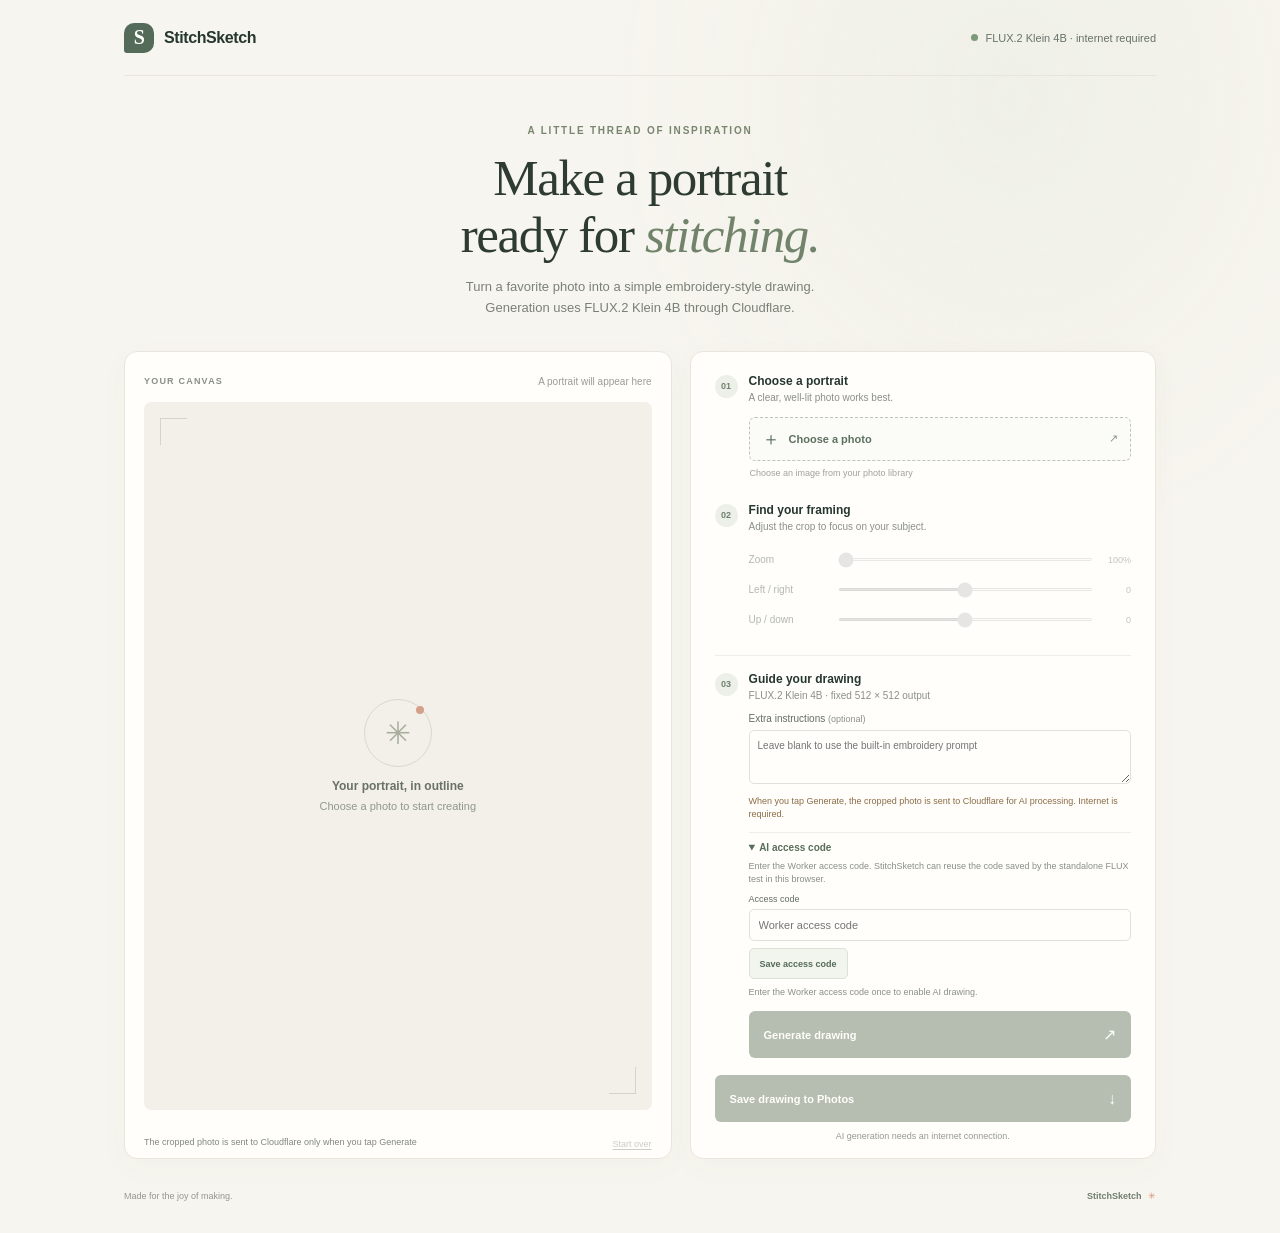
<file: index.html>
<!doctype html>
<html lang="en">
<head>
<meta charset="utf-8"><meta name="viewport" content="width=device-width, initial-scale=1, viewport-fit=cover">
<meta name="theme-color" content="#f7f5ef"><meta http-equiv="Content-Security-Policy" content="connect-src 'self' https://old-morning-4019.janssens-nick.workers.dev"><meta name="description" content="Turn a portrait into an embroidery-ready line drawing with FLUX.2 Klein 4B.">
<meta name="apple-mobile-web-app-capable" content="yes"><meta name="apple-mobile-web-app-status-bar-style" content="default"><meta name="apple-mobile-web-app-title" content="StitchSketch">
<link rel="manifest" href="./manifest.webmanifest"><link rel="icon" href="./assets/icons/stitchsketch.svg" type="image/svg+xml"><link rel="apple-touch-icon" href="./assets/icons/stitchsketch.svg"><link rel="stylesheet" href="./styles/app.css">
<title>StitchSketch — Portrait to outline</title>
</head>
<body>
<main class="app-shell">
<header class="topbar"><a class="brand" href="./" aria-label="StitchSketch home"><span class="brand-mark">S</span><span>StitchSketch</span></a><span class="privacy" id="privacy-status"><i></i><span>FLUX.2 Klein 4B · internet required</span></span></header>
<section class="intro"><p class="eyebrow">A little thread of inspiration</p><h1>Make a portrait<br>ready for <em>stitching.</em></h1><p class="intro-copy">Turn a favorite photo into a simple embroidery-style drawing. Generation uses FLUX.2 Klein 4B through Cloudflare.</p></section>
<section class="workspace" aria-label="Portrait line drawing editor">
<div class="preview-card"><div class="preview-heading"><span>YOUR CANVAS</span><span class="preview-status" id="preview-status">A portrait will appear here</span></div>
<div class="preview-stage"><div class="empty-state" id="empty-state"><div class="empty-illustration">✳<i></i></div><strong>Your portrait, in outline</strong><span>Choose a photo to start creating</span></div><div class="comparison" id="comparison" hidden><figure class="comparison-item"><figcaption>Original</figcaption><canvas id="original-canvas" aria-label="Original photo crop"></canvas></figure><figure class="comparison-item"><figcaption>Line drawing</figcaption><canvas id="result-canvas" aria-label="Generated portrait outline"></canvas></figure></div><div class="busy" id="busy" hidden><span class="spinner"></span><span>Generating your outline…</span></div></div>
<div class="preview-footer"><span id="photo-privacy-note">The cropped photo is sent to Cloudflare only when you tap Generate</span><button class="text-button" id="reset-button" type="button" disabled>Start over</button></div></div>
<div class="controls-card">
<div class="section-title"><span class="step-number">01</span><div><h2>Choose a portrait</h2><p>A clear, well-lit photo works best.</p></div></div>
<label class="upload-button" for="photo-input"><span class="upload-icon">＋</span><span id="upload-label">Choose a photo</span><span class="upload-arrow">↗</span></label><input id="photo-input" type="file" accept="image/*" aria-label="Choose a photo"><p class="file-note">Choose an image from your photo library</p>
<div class="section-title crop-title"><span class="step-number">02</span><div><h2>Find your framing</h2><p>Adjust the crop to focus on your subject.</p></div></div>
<div class="crop-controls" id="crop-controls" aria-disabled="true">
<label class="range-row"><span>Zoom</span><input type="range" id="zoom" min="100" max="240" value="100" disabled><output for="zoom">100%</output></label>
<label class="range-row"><span>Left / right</span><input type="range" id="pan-x" min="-100" max="100" value="0" disabled><output for="pan-x">0</output></label>
<label class="range-row"><span>Up / down</span><input type="range" id="pan-y" min="-100" max="100" value="0" disabled><output for="pan-y">0</output></label></div>
<div class="section-title settings-title"><span class="step-number">03</span><div><h2>Guide your drawing</h2><p>FLUX.2 Klein 4B · fixed 512 × 512 output</p></div></div>
<label class="ai-extra-instructions" for="ai-extra-instructions"><span>Extra instructions <small>(optional)</small></span><textarea id="ai-extra-instructions" rows="2" maxlength="400" placeholder="Leave blank to use the built-in embroidery prompt"></textarea></label>
<div class="ai-options" id="ai-options">
<p class="ai-upload-notice">When you tap Generate, the cropped photo is sent to Cloudflare for AI processing. Internet is required.</p>
<details class="ai-connection" id="ai-connection"><summary>AI access code</summary><p>Enter the Worker access code. StitchSketch can reuse the code saved by the standalone FLUX test in this browser.</p><label class="ai-key-field"><span>Access code</span><input id="ai-access-code" type="password" autocomplete="off" placeholder="Worker access code"></label><button class="connection-button" id="save-ai-settings" type="button">Save access code</button><p class="ai-connection-status" id="ai-connection-status" role="status" aria-live="polite"></p></details>
<button class="save-button ai-generate-button" id="generate-button" type="button" disabled><span>Generate drawing</span><span>↗</span></button>
</div>
<button class="save-button" id="save-button" type="button" disabled><span>Save drawing to Photos</span><span>↓</span></button><p class="save-note">AI generation needs an internet connection.</p>
</div></section><footer class="site-footer"><span>Made for the joy of making.</span><span>StitchSketch <b>✳</b></span></footer></main><div class="toast" id="toast" role="status" aria-live="polite"></div>
<script type="module" src="./scripts/app.js"></script>
</body></html>
</file>
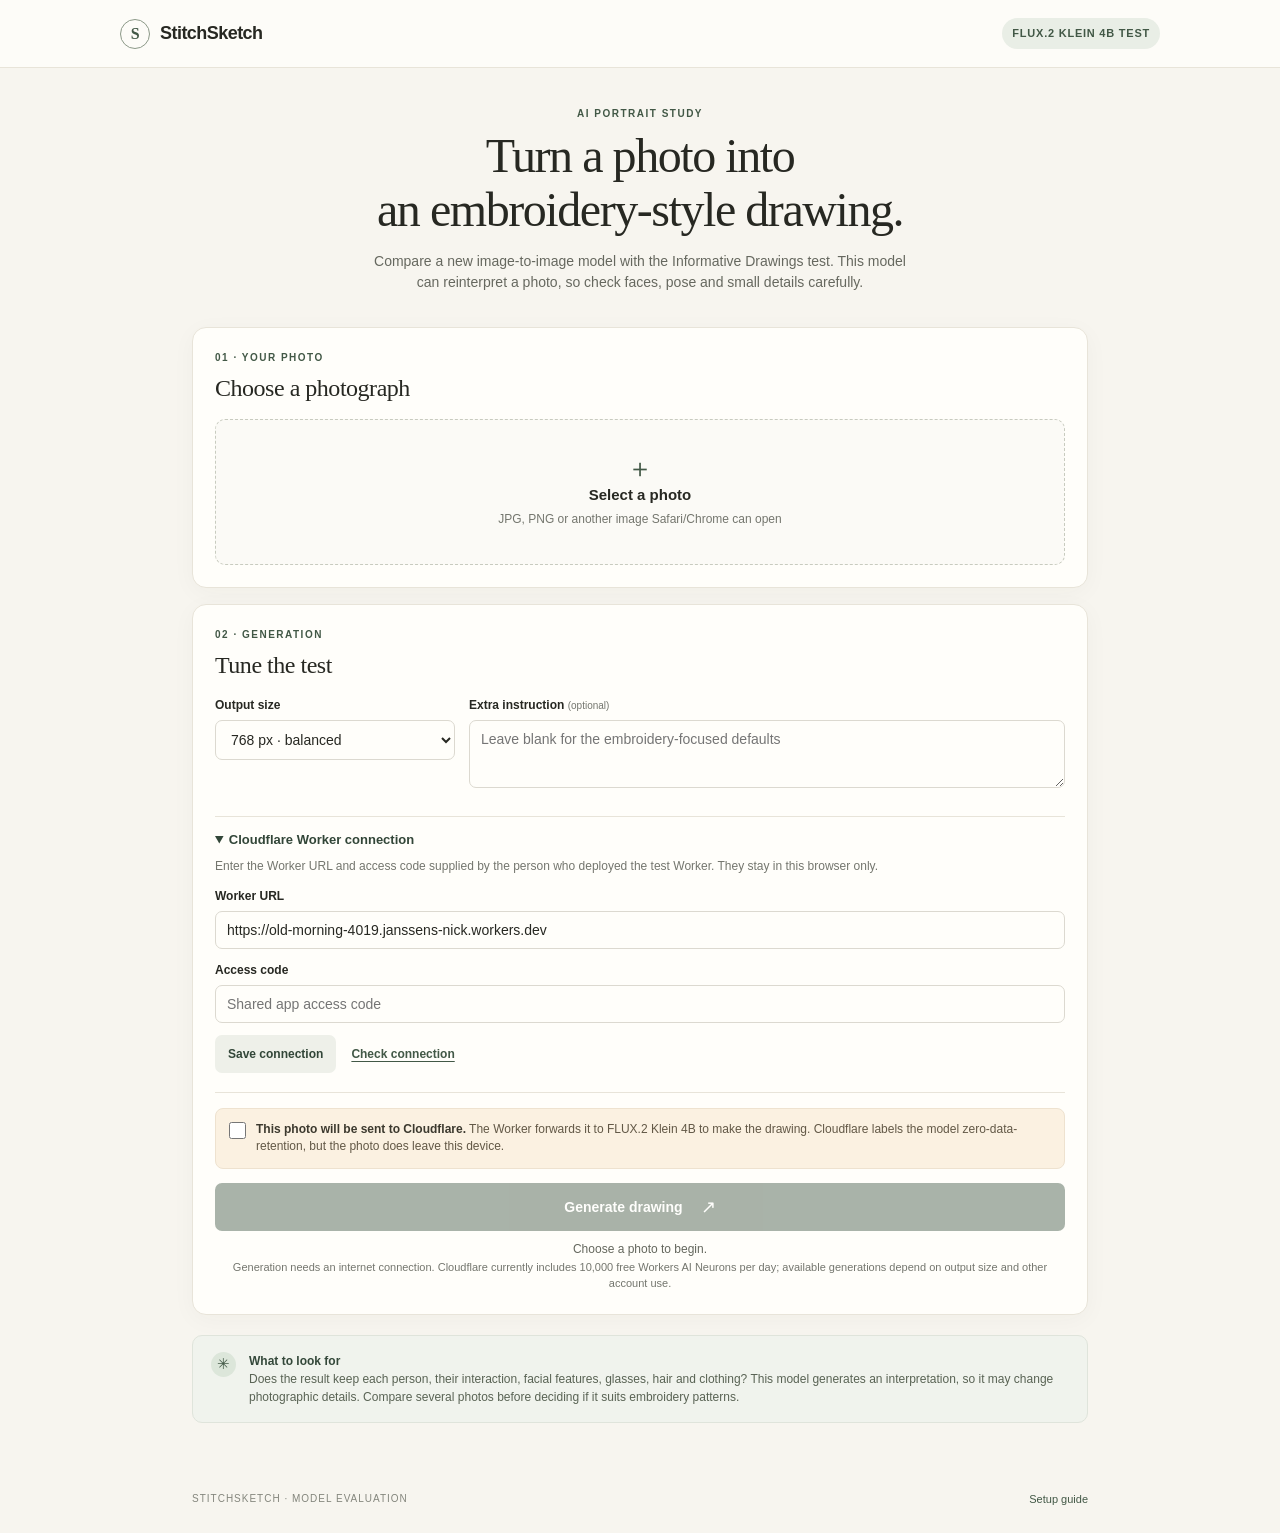
<file: flux2-klein-test/index.html>
<!doctype html>
<html lang="en">
<head>
  <meta charset="utf-8">
  <meta name="viewport" content="width=device-width, initial-scale=1, viewport-fit=cover">
  <meta name="theme-color" content="#f7f5ef">
  <meta name="description" content="A private test of FLUX.2 Klein 4B for embroidery-style portrait drawings.">
  <meta name="apple-mobile-web-app-capable" content="yes">
  <meta name="apple-mobile-web-app-title" content="StitchSketch AI">
  <link rel="manifest" href="./manifest.webmanifest">
  <link rel="stylesheet" href="./styles.css">
  <title>StitchSketch · FLUX.2 Klein test</title>
</head>
<body>
  <header class="topbar">
    <a class="wordmark" href="./" aria-label="StitchSketch home"><span class="wordmark-mark" aria-hidden="true">S</span><span>StitchSketch</span></a>
    <span class="model-tag">FLUX.2 Klein 4B test</span>
  </header>

  <main>
    <section class="intro">
      <p class="eyebrow">AI PORTRAIT STUDY</p>
      <h1>Turn a photo into<br>an embroidery-style drawing.</h1>
      <p class="lede">Compare a new image-to-image model with the Informative Drawings test. This model can reinterpret a photo, so check faces, pose and small details carefully.</p>
    </section>

    <section class="panel setup-panel" aria-labelledby="photo-title">
      <div class="section-heading">
        <div><p class="eyebrow">01 · YOUR PHOTO</p><h2 id="photo-title">Choose a photograph</h2></div>
      </div>
      <label class="upload-zone" for="photo-file" id="upload-zone">
        <span class="upload-icon" aria-hidden="true">＋</span>
        <span class="upload-title">Select a photo</span>
        <span class="upload-hint">JPG, PNG or another image Safari/Chrome can open</span>
        <input id="photo-file" type="file" accept="image/*">
      </label>
      <div class="preview-grid" id="preview-grid" hidden>
        <figure class="preview-card">
          <figcaption><span>Original</span><span id="source-dimensions" class="muted"></span></figcaption>
          <div class="image-frame"><img id="original-preview" alt="Selected original photograph"></div>
        </figure>
        <figure class="preview-card">
          <figcaption><span>FLUX.2 result</span><span id="output-dimensions" class="muted"></span></figcaption>
          <div class="image-frame result-frame" id="result-frame"><div class="empty-result">Your drawing will appear here</div><img id="result-preview" alt="Generated embroidery-style line drawing" hidden></div>
        </figure>
      </div>
    </section>

    <section class="panel controls-panel" aria-labelledby="controls-title">
      <div class="section-heading">
        <div><p class="eyebrow">02 · GENERATION</p><h2 id="controls-title">Tune the test</h2></div>
      </div>
      <div class="controls-row">
        <label class="field"><span>Output size</span>
          <select id="output-size">
            <option value="512">512 px · faster</option>
            <option value="768" selected>768 px · balanced</option>
            <option value="1024">1024 px · largest</option>
          </select>
        </label>
        <label class="field prompt-field" for="extra-prompt">
          <span>Extra instruction <small>(optional)</small></span>
          <textarea id="extra-prompt" rows="2" maxlength="400" placeholder="Leave blank for the embroidery-focused defaults"></textarea>
        </label>
      </div>

      <details class="connection-settings" id="connection-settings">
        <summary>Cloudflare Worker connection</summary>
        <p class="settings-note">Enter the Worker URL and access code supplied by the person who deployed the test Worker. They stay in this browser only.</p>
        <label class="field"><span>Worker URL</span><input id="worker-url" type="url" inputmode="url" placeholder="https://your-worker.your-subdomain.workers.dev" autocomplete="url"></label>
        <label class="field"><span>Access code</span><input id="access-key" type="password" autocomplete="off" placeholder="Shared app access code"></label>
        <div class="settings-actions"><button class="button button-secondary" id="save-settings" type="button">Save connection</button><button class="text-button" id="check-connection" type="button">Check connection</button></div>
        <p class="connection-status" id="connection-status" role="status" aria-live="polite"></p>
      </details>

      <div class="privacy-box">
        <label class="consent-label"><input id="photo-consent" type="checkbox"><span><strong>This photo will be sent to Cloudflare.</strong> The Worker forwards it to FLUX.2 Klein 4B to make the drawing. Cloudflare labels the model zero-data-retention, but the photo does leave this device.</span></label>
      </div>
      <button class="button button-primary" id="generate-button" type="button" disabled><span>Generate drawing</span><span class="button-arrow" aria-hidden="true">↗</span></button>
      <div class="status-line" id="generation-status" role="status" aria-live="polite">Choose a photo to begin.</div>
      <p class="quota-note">Generation needs an internet connection. Cloudflare currently includes 10,000 free Workers AI Neurons per day; available generations depend on output size and other account use.</p>
      <button class="button button-secondary download-button" id="download-button" type="button" hidden>Save drawing as PNG</button>
    </section>

    <section class="note-card">
      <span class="note-icon" aria-hidden="true">✳</span>
      <p><strong>What to look for</strong><br>Does the result keep each person, their interaction, facial features, glasses, hair and clothing? This model generates an interpretation, so it may change photographic details. Compare several photos before deciding if it suits embroidery patterns.</p>
    </section>
  </main>
  <footer><span>STITCHSKETCH · MODEL EVALUATION</span><a href="./README.md">Setup guide</a></footer>
  <script src="./app.js" defer></script>
</body>
</html>
</file>
<file: styles/app.css>
:root{font-family:-apple-system,BlinkMacSystemFont,"Segoe UI",sans-serif;color:#26372f;background:#f7f5ef;font-synthesis:none;text-rendering:optimizeLegibility;--ink:#26372f;--muted:#798078;--green:#536b58;--paper:#fffefa;--serif:Georgia,"Times New Roman",serif}
*{box-sizing:border-box}body{margin:0;min-width:320px;background:radial-gradient(ellipse at 79% 8%,#eff0e7 0,transparent 28%),#f7f5ef}.app-shell{max-width:1100px;margin:auto;padding:0 34px}.topbar{height:76px;display:flex;align-items:center;justify-content:space-between;border-bottom:1px solid #e7e5dd}.brand{display:flex;gap:10px;align-items:center;text-decoration:none;color:var(--ink);font-size:16px;font-weight:700;letter-spacing:-.4px}.brand-mark{width:30px;height:30px;display:grid;place-items:center;background:#536b58;color:#fffefa;border-radius:10px 10px 10px 3px;font-family:var(--serif);font-size:20px}.privacy{font-size:11px;color:#66726a;display:flex;align-items:center;gap:7px}.privacy i{width:7px;height:7px;background:#7c9a77;border-radius:50%}.intro{padding:49px 0 32px;text-align:center}.eyebrow{margin:0 0 14px;color:#78866f;text-transform:uppercase;letter-spacing:1.8px;font-size:10px;font-weight:700}.intro h1{font-family:var(--serif);font-size:clamp(34px,5vw,51px);line-height:1.11;letter-spacing:-1.4px;font-weight:500;margin:0;color:#2d3b32}.intro h1 em{color:#71836b;font-weight:500}.intro-copy{font-size:13px;line-height:1.6;color:var(--muted);margin:14px auto 0;max-width:410px}.workspace{display:grid;grid-template-columns:minmax(0,1.08fr) minmax(340px,.92fr);gap:18px;align-items:stretch}.preview-card,.controls-card{border:1px solid #e8e5dc;background:var(--paper);border-radius:13px;box-shadow:0 8px 30px #46524108}.preview-card{padding:19px}.preview-heading{height:21px;display:flex;justify-content:space-between;align-items:center;gap:10px;font-size:9px;font-weight:700;color:#899087;letter-spacing:1.2px}.preview-status{font-weight:400;text-transform:none;letter-spacing:0;font-size:10px;color:#9a9d95}.preview-stage{position:relative;min-height:450px;height:calc(100% - 60px);margin-top:10px;background:#f2f0e9;border-radius:7px;display:grid;place-items:center;overflow:hidden}.preview-stage:before,.preview-stage:after{content:"";position:absolute;width:26px;height:26px;border-color:#c8cabe;border-style:solid;opacity:.7}.preview-stage:before{left:16px;top:16px;border-width:1px 0 0 1px}.preview-stage:after{right:16px;bottom:16px;border-width:0 1px 1px 0}.empty-state{display:flex;align-items:center;flex-direction:column;gap:7px;color:#91978e;font-size:11px}.empty-state strong{font-size:12px;color:#687168}.empty-illustration{width:68px;height:68px;margin-bottom:5px;border:1px solid #d7d9ce;border-radius:50%;display:grid;place-items:center;color:#a8ad9e;position:relative;font-size:31px}.empty-illustration i{position:absolute;background:#d4a08a;width:8px;height:8px;border-radius:50%;right:7px;top:6px}#result-canvas{display:block;max-width:100%;max-height:100%;width:auto;height:auto;box-shadow:0 7px 30px #3e42301c;background:#fff}.preview-footer{height:39px;display:flex;align-items:end;justify-content:space-between;color:#81877f;font-size:9px}.preview-footer b{color:#69876b;margin-right:4px}.text-button{padding:0;border:0;background:none;color:#778171;font:inherit;text-decoration:underline;text-underline-offset:2px}.text-button:disabled{opacity:.38}.controls-card{padding:22px 24px 17px}.section-title{display:flex;align-items:flex-start;gap:11px}.step-number{margin-top:1px;width:23px;height:23px;display:grid;place-items:center;border-radius:50%;background:#edf0e8;color:#71816d;font-size:9px;font-weight:700}.section-title h2{font-size:12px;margin:0 0 4px;font-weight:700}.section-title p{font-size:10px;color:#8b9088;margin:0}.upload-button{height:44px;margin:14px 0 0 34px;border:1px dashed #bdc5b7;border-radius:6px;background:#fbfbf7;display:flex;align-items:center;gap:9px;padding:0 12px;color:#5d705e;font-size:11px;font-weight:600;cursor:pointer}.upload-button:hover{background:#f3f5ef;border-color:#84957f}.upload-icon{font-size:18px}.upload-arrow{margin-left:auto;color:#8b9884}#photo-input{position:absolute;width:1px;height:1px;opacity:0;pointer-events:none}.file-note{font-size:9px;color:#a0a39b;margin:7px 0 0 35px}.crop-title{margin-top:25px}.crop-controls{margin:13px 0 0 34px}.crop-controls[aria-disabled=true]{opacity:.48}.range-row{display:grid;grid-template-columns:81px minmax(50px,1fr) 30px;gap:8px;align-items:center;min-height:30px;font-size:10px;color:#626d63}.range-row input{width:100%;height:3px;margin:0;accent-color:#71866f;cursor:pointer}.range-row input:disabled{cursor:default}.range-row output{text-align:right;color:#838a80;font-variant-numeric:tabular-nums;font-size:9px}.settings-title{margin-top:20px;padding-top:16px;border-top:1px solid #efeee8}.setting-row{margin:9px 0 0 34px}.setting-row+.setting-row{margin-top:5px}.save-button{width:100%;height:47px;border:0;border-radius:6px;background:#536b58;color:#fffefa;font-family:inherit;font-size:11px;font-weight:600;display:flex;align-items:center;justify-content:space-between;padding:0 15px;margin-top:17px;cursor:pointer}.save-button:hover:not(:disabled){background:#405b46}.save-button:disabled{background:#b5beb1;cursor:default}.save-button span:last-child{font-size:16px}.save-note{text-align:center;font-size:9px;color:#969b91;margin:9px 0 0}.site-footer{height:74px;display:flex;justify-content:space-between;align-items:center;color:#92968e;font-size:9px}.site-footer span:last-child{font-weight:600;color:#707d70}.site-footer b{color:#d59275;margin-left:4px}.busy{position:absolute;inset:0;background:#f6f4eede;display:flex;flex-direction:column;justify-content:center;align-items:center;gap:12px;color:#62705e;font-size:11px}.busy[hidden]{display:none}.spinner{width:23px;height:23px;border:2px solid #d7ded2;border-top-color:#688167;border-radius:50%;animation:spin .8s linear infinite}@keyframes spin{to{transform:rotate(360deg)}}.toast{position:fixed;z-index:5;bottom:calc(20px + env(safe-area-inset-bottom));left:50%;transform:translate(-50%,10px);padding:10px 15px;background:#2d3e33;color:white;border-radius:6px;font-size:11px;opacity:0;pointer-events:none;transition:.2s;max-width:calc(100vw - 30px);text-align:center}.toast.show{opacity:1;transform:translate(-50%,0)}@media(max-width:760px){.app-shell{padding:0 17px}.topbar{height:65px}.intro{padding:38px 0 25px}.intro h1{font-size:39px}.intro-copy{font-size:12px;max-width:330px}.workspace{grid-template-columns:1fr;gap:13px}.preview-card{padding:14px}.preview-stage{min-height:320px;height:min(76vw,440px)}.controls-card{padding:19px}.site-footer{height:58px}}@media(max-width:380px){.app-shell{padding:0 12px}.intro h1{font-size:35px}.preview-stage{min-height:280px}.controls-card{padding:17px}.range-row{grid-template-columns:74px minmax(50px,1fr) 27px;gap:6px}}@media(prefers-reduced-motion:reduce){*,*::before,*::after{animation-duration:.01ms!important;transition-duration:.01ms!important;scroll-behavior:auto!important}}

/* Side-by-side source and generated drawing comparison */
.comparison[hidden]{display:none}
.comparison{display:grid;grid-template-columns:repeat(2,minmax(0,1fr));gap:12px;width:100%;height:100%;padding:30px 18px 18px}
.comparison-item{display:flex;flex-direction:column;align-items:center;justify-content:center;gap:8px;min-width:0;margin:0}
.comparison-item figcaption{color:#899087;font-size:9px;font-weight:700;letter-spacing:1px;text-transform:uppercase}
.comparison-item canvas{display:block;width:100%;height:auto;aspect-ratio:1;object-fit:contain;background:#fff;box-shadow:0 7px 30px #3e42301c}


.empty-state[hidden]{display:none}


.background-toggle{display:flex;align-items:center;gap:8px;margin:12px 0 0 34px;color:#626d63;font-size:10px;cursor:pointer}
.background-toggle input{width:15px;height:15px;margin:0;accent-color:#71866f}

.style-row{grid-template-columns:81px minmax(0,1fr)}
.style-row select{width:100%;height:28px;min-width:0;padding:0 7px;border:1px solid #e4e5dc;border-radius:5px;background:#fffefa;color:#626d63;font:inherit;font-size:10px}
.style-row select:focus-visible{outline:2px solid #71866f;outline-offset:2px}

/* Model selection and explicit cloud-AI disclosure */
.ai-options[hidden],.local-options[hidden]{display:none!important}
.model-note{margin:7px 0 0 34px;color:#80867d;font-size:9px;line-height:1.5}
.ai-consent{display:flex;align-items:flex-start;gap:8px;margin:11px 0 0 34px;color:#626d63;font-size:9px;line-height:1.45;cursor:pointer}
.ai-consent input{flex:0 0 auto;width:15px;height:15px;margin:0;accent-color:#71866f}
.ai-connection{margin:11px 0 0 34px;padding-top:9px;border-top:1px solid #efeee8;color:#626d63;font-size:10px}
.ai-connection summary{cursor:pointer;font-weight:600;color:#596d5b}
.ai-connection>p{font-size:9px;line-height:1.45;color:#898f86;margin:7px 0}
.ai-key-field{display:flex;flex-direction:column;gap:5px;margin-top:8px;font-size:9px}
.ai-key-field input{height:32px;width:100%;padding:0 9px;border:1px solid #e0e2d9;border-radius:5px;background:#fffefa;color:#26372f;font:inherit;font-size:11px}
.ai-key-field input:focus{outline:2px solid #71866f;outline-offset:1px}
.connection-button{height:31px;margin-top:7px;padding:0 10px;border:1px solid #dce1d8;border-radius:5px;background:#f2f4ee;color:#536b58;font-family:inherit;font-size:9px;font-weight:600;cursor:pointer}
.connection-button:hover{background:#e9eee6}
.ai-connection-status{min-height:12px}
.ai-connection-status.error{color:#a44f42}.ai-connection-status.success{color:#536b58}
.ai-generate-button{width:calc(100% - 34px);margin:12px 0 0 34px}
.preview-footer #photo-privacy-note{max-width:76%;line-height:1.4}
@media(max-width:380px){.model-note{margin-left:0}.ai-consent,.ai-connection,.ai-generate-button{margin-left:0}.ai-generate-button{width:100%}.preview-footer #photo-privacy-note{max-width:70%}}.ai-extra-instructions{display:flex;flex-direction:column;gap:6px;margin:12px 0 0 34px;color:#626d63;font-size:10px}
.ai-extra-instructions small{color:#8b9088;font-size:9px;font-weight:400}
.ai-extra-instructions textarea{width:100%;min-height:54px;padding:8px;border:1px solid #e0e2d9;border-radius:5px;background:#fffefa;color:#26372f;font:inherit;font-size:10px;line-height:1.45;resize:vertical}
.ai-extra-instructions textarea:focus{outline:2px solid #71866f;outline-offset:1px}
@media(max-width:380px){.ai-extra-instructions{margin-left:0}}.ai-upload-notice{margin:11px 0 0 34px;color:#8b6b46;font-size:9px;line-height:1.45}
@media(max-width:380px){.ai-upload-notice{margin-left:0}}
</file>
<file: flux2-klein-test/styles.css>
:root{color-scheme:light;--ink:#272822;--muted:#74766e;--paper:#f7f5ef;--card:#fffefa;--line:#e8e4d9;--green:#425846;--green-dark:#324638;--sage:#e9eee6;--warn:#fbf1e1;--serif:'Playfair Display',Georgia,serif;--sans:'DM Sans',Arial,sans-serif}
*{box-sizing:border-box}[hidden]{display:none!important}body{margin:0;background:var(--paper);color:var(--ink);font-family:var(--sans);font-size:15px;line-height:1.5;-webkit-font-smoothing:antialiased}.topbar{height:68px;display:flex;align-items:center;justify-content:space-between;padding:0 max(22px,calc((100vw - 1040px)/2));border-bottom:1px solid var(--line);background:rgba(255,254,250,.8)}.wordmark{display:flex;align-items:center;gap:10px;color:var(--ink);text-decoration:none;font-weight:700;letter-spacing:-.03em;font-size:18px}.wordmark-mark{width:30px;height:30px;border:1px solid #8c9988;border-radius:50%;display:grid;place-items:center;font:600 16px var(--serif);color:var(--green)}.model-tag{font-size:11px;font-weight:600;letter-spacing:.07em;text-transform:uppercase;color:var(--green);background:var(--sage);padding:7px 10px;border-radius:99px}main{max-width:940px;margin:0 auto;padding:38px 22px 68px}.intro{max-width:650px;margin:0 auto 34px;text-align:center}.eyebrow{margin:0 0 8px;color:var(--green);font-size:10px;font-weight:700;letter-spacing:.15em}.intro h1{font:500 clamp(32px,6vw,48px)/1.12 var(--serif);letter-spacing:-.03em;margin:0 0 14px}.lede{max-width:555px;margin:0 auto;color:#66685f;font-size:14px}.panel{background:var(--card);border:1px solid var(--line);border-radius:14px;padding:22px;margin:0 0 16px;box-shadow:0 5px 24px rgba(43,46,35,.035)}.section-heading{display:flex;align-items:center;justify-content:space-between;margin-bottom:16px}.section-heading h2{font:500 24px/1.25 var(--serif);margin:0;letter-spacing:-.02em}.upload-zone{min-height:146px;border:1px dashed #c8cbbf;border-radius:10px;background:#fbfaf6;display:flex;flex-direction:column;align-items:center;justify-content:center;gap:3px;cursor:pointer;text-align:center;transition:border-color .18s,background .18s}.upload-zone:hover,.upload-zone:focus-within{border-color:var(--green);background:#f7f8f2}.upload-icon{font-size:26px;line-height:1;color:var(--green);font-weight:300}.upload-title{font-weight:600}.upload-hint{font-size:12px;color:var(--muted)}#photo-file{position:absolute;width:1px;height:1px;overflow:hidden;clip:rect(0,0,0,0);white-space:nowrap;clip-path:inset(50%)}.preview-grid{display:grid;grid-template-columns:1fr 1fr;gap:14px;margin-top:18px}.preview-card{margin:0;min-width:0}.preview-card figcaption{display:flex;justify-content:space-between;gap:8px;align-items:center;margin:0 0 7px;font-size:12px;font-weight:600}.muted{font-size:11px;color:var(--muted);font-weight:400}.image-frame{background:#f1efe8;border:1px solid var(--line);border-radius:8px;overflow:hidden;min-height:170px;aspect-ratio:4/3;display:flex;align-items:center;justify-content:center}.image-frame img{display:block;width:100%;height:100%;object-fit:contain}.result-frame{background:#fff}.empty-result{font-size:12px;color:#999990}.controls-panel{padding:22px}.controls-row{display:grid;grid-template-columns:minmax(180px,240px) minmax(0,1fr);gap:14px;margin-bottom:16px}.prompt-field textarea{min-height:68px}.field{display:flex;flex-direction:column;gap:6px;margin:0 0 12px;font-size:12px;font-weight:600}.field small{color:var(--muted);font-weight:400}select,input[type=url],input[type=password],textarea{width:100%;border:1px solid #dcd9d0;border-radius:7px;background:#fffefa;color:var(--ink);font:400 14px var(--sans);padding:10px 11px;outline:none}textarea{resize:vertical;min-height:68px}select:focus,input:focus,textarea:focus{border-color:#80917f;box-shadow:0 0 0 3px rgba(66,88,70,.1)}.connection-settings{border-top:1px solid var(--line);border-bottom:1px solid var(--line);padding:13px 0 10px;margin:0 0 15px}.connection-settings summary{cursor:pointer;font-size:13px;font-weight:600;color:var(--green-dark)}.settings-note{font-size:12px;color:var(--muted);margin:8px 0 12px}.settings-actions{display:flex;align-items:center;gap:15px}.button{display:inline-flex;align-items:center;justify-content:center;gap:18px;min-height:48px;border:0;border-radius:7px;padding:0 18px;font:600 14px var(--sans);cursor:pointer;transition:background .15s,transform .15s}.button:active:not(:disabled){transform:translateY(1px)}.button-primary{width:100%;background:var(--green);color:#fff;margin-top:14px}.button-primary:hover:not(:disabled){background:var(--green-dark)}.button-primary:disabled{opacity:.45;cursor:not-allowed}.button-arrow{font-size:18px;font-weight:400}.button-secondary{min-height:38px;padding:0 13px;background:#eef0e9;color:var(--green-dark);font-size:12px}.button-secondary:hover{background:#e2e7de}.text-button{border:0;background:none;color:var(--green);text-decoration:underline;text-underline-offset:3px;font:600 12px var(--sans);cursor:pointer;padding:8px 0}.privacy-box{padding:12px 13px;background:var(--warn);border:1px solid #eee2cf;border-radius:8px}.consent-label{display:flex;align-items:flex-start;gap:10px;color:#625846;font-size:12px;line-height:1.45;cursor:pointer}.consent-label input{accent-color:var(--green);width:17px;height:17px;flex:0 0 auto;margin:1px 0 0}.consent-label strong{color:#3c392e}.status-line{min-height:22px;text-align:center;color:#64675d;font-size:12px;padding:9px 4px 0}.status-line.error,.connection-status.error{color:#9c3f32}.status-line.success,.connection-status.success{color:var(--green)}.quota-note{margin:1px 0 0;text-align:center;color:var(--muted);font-size:11px}.download-button{width:100%;margin-top:12px}.connection-status{font-size:12px;margin:9px 0 0;color:var(--muted)}.note-card{display:flex;gap:13px;align-items:flex-start;margin-top:20px;padding:16px 18px;border:1px solid #dfe4db;border-radius:10px;background:#f0f3ed;color:#596354}.note-card p{margin:0;font-size:12px}.note-card strong{color:#34483a}.note-icon{display:grid;place-items:center;flex:0 0 25px;height:25px;border-radius:50%;background:#dce6da;color:var(--green);font-size:15px}footer{max-width:940px;margin:0 auto;padding:0 22px 26px;display:flex;justify-content:space-between;color:#84867d;font-size:10px;letter-spacing:.1em}footer a{color:var(--green);letter-spacing:0;font-size:11px;text-decoration:none}
@media(max-width:640px){.topbar{height:60px;padding:0 16px}.wordmark{font-size:16px}.model-tag{font-size:9px;padding:6px 8px}main{padding:29px 14px 42px}.intro{margin-bottom:25px}.lede{font-size:13px}.panel{padding:17px;border-radius:12px}.section-heading h2{font-size:22px}.preview-grid{gap:9px}.image-frame{min-height:115px;aspect-ratio:1/1}.preview-card figcaption{font-size:11px;align-items:flex-start;flex-direction:column;gap:1px}.controls-row{grid-template-columns:1fr;gap:0}.controls-row .field:first-child{max-width:none}.note-card{padding:14px}.note-card p{font-size:11px}footer{padding:0 15px 20px}}
@media(prefers-reduced-motion:reduce){*,*::before,*::after{scroll-behavior:auto!important;transition:none!important}}
</file>
